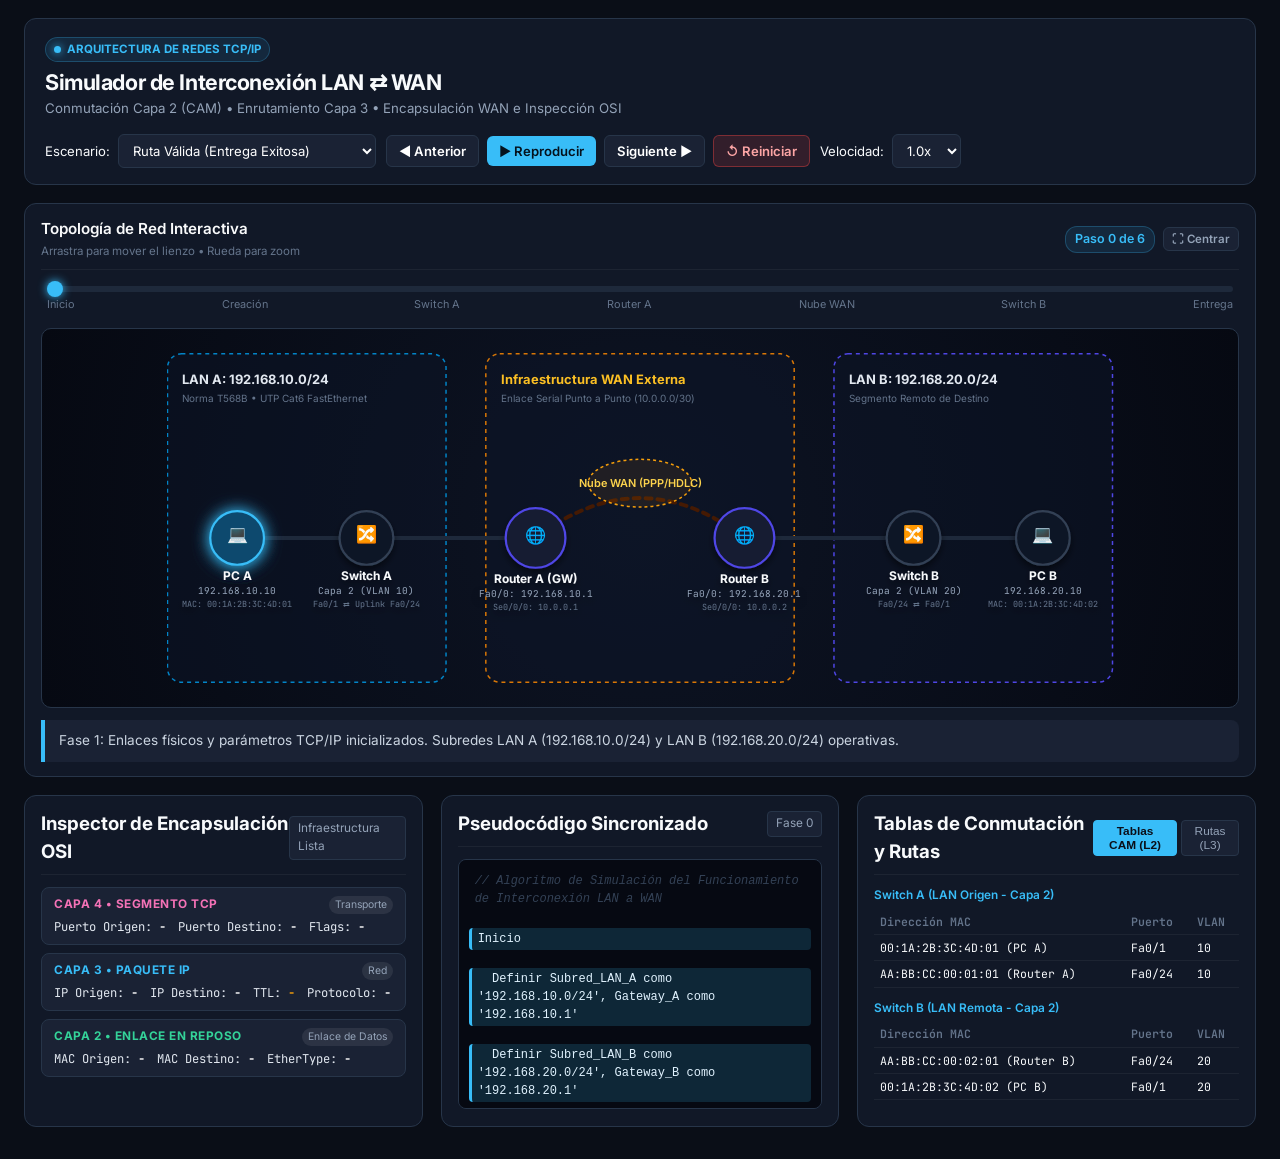
<file: index.html>
<!DOCTYPE html>
<html lang="es-MX">
<head>
  <meta charset="UTF-8">
  <meta name="viewport" content="width=device-width, initial-scale=1.0">
  <title>Simulador de Interconexión LAN a WAN</title>
  <link rel="stylesheet" href="style.css">
  <link rel="preconnect" href="https://fonts.googleapis.com">
  <link rel="preconnect" href="https://fonts.gstatic.com" crossorigin>
  <link href="https://fonts.googleapis.com/css2?family=JetBrains+Mono:wght@400;500;700&family=Inter:wght@400;500;600;700&display=swap" rel="stylesheet">
</head>
<body>

  <!-- Encabezado Principal -->
  <header class="app-header">
    <div class="header-titles">
      <div class="badge-status">
        <span class="pulse-indicator"></span> ARQUITECTURA DE REDES TCP/IP
      </div>
      <h1>Simulador de Interconexión LAN ⇄ WAN</h1>
      <p class="subtitle">Conmutación Capa 2 (CAM) • Enrutamiento Capa 3 • Encapsulación WAN e Inspección OSI</p>
    </div>

    <!-- Controles de Simulación -->
    <div class="control-panel">
      <div class="control-group">
        <label for="simulation-mode">Escenario:</label>
        <select id="simulation-mode" class="select-input">
          <option value="success">Ruta Válida (Entrega Exitosa)</option>
          <option value="fail">Falla de Enrutamiento (ICMP Drop)</option>
        </select>
      </div>

      <div class="control-group button-cluster">
        <button id="btn-prev" class="btn btn-secondary" title="Paso Anterior">◀ Anterior</button>
        <button id="btn-play" class="btn btn-primary" title="Reproducir/Pausar">▶ Reproducir</button>
        <button id="btn-next" class="btn btn-secondary" title="Paso Siguiente">Siguiente ▶</button>
        <button id="btn-reset" class="btn btn-danger" title="Reiniciar Simulación">↺ Reiniciar</button>
      </div>

      <div class="control-group speed-group">
        <label for="playback-speed">Velocidad:</label>
        <select id="playback-speed" class="select-input">
          <option value="3000">0.5x</option>
          <option value="2000" selected>1.0x</option>
          <option value="1000">2.0x</option>
        </select>
      </div>
    </div>
  </header>

  <!-- Contenedor Principal -->
  <main class="main-layout">
    
    <!-- Lienzo de Topología Interactivo -->
    <section class="card topology-card">
      <div class="card-header">
        <div class="header-with-hint">
          <h2>Topología de Red Interactiva</h2>
          <span class="cursor-hint">Arrastra para mover el lienzo • Rueda para zoom</span>
        </div>
        <div class="canvas-actions">
          <span class="step-badge" id="step-counter">Fase: 0 de 6</span>
          <button id="btn-reset-zoom" class="btn btn-xs" title="Restablecer Vista">⛶ Centrar</button>
        </div>
      </div>

      <!-- Barra de Progreso Deslizable (Scrubber) -->
      <div class="scrubber-container">
        <label for="timeline-scrubber" class="sr-only">Línea de tiempo</label>
        <input type="range" id="timeline-scrubber" min="0" max="6" value="0" step="1">
        <div class="scrubber-ticks">
          <span>Inicio</span>
          <span>Creación</span>
          <span>Switch A</span>
          <span>Router A</span>
          <span>Nube WAN</span>
          <span>Switch B</span>
          <span>Entrega</span>
        </div>
      </div>

      <!-- Viewport SVG con soporte Pan & Zoom -->
      <div class="svg-viewport-wrapper" id="viewport-container">
        <svg id="network-topology" viewBox="0 0 1000 380" preserveAspectRatio="xMidYMid meet">
          <defs>
            <filter id="glow-packet" x="-50%" y="-50%" width="200%" height="200%">
              <feDropShadow dx="0" dy="0" stdDeviation="5" flood-color="#38bdf8"/>
            </filter>
            <filter id="glow-error" x="-50%" y="-50%" width="200%" height="200%">
              <feDropShadow dx="0" dy="0" stdDeviation="5" flood-color="#ef4444"/>
            </filter>
            <filter id="node-shadow" x="-20%" y="-20%" width="140%" height="140%">
              <feDropShadow dx="0" dy="4" stdDeviation="4" flood-color="#000000" flood-opacity="0.5"/>
            </filter>
          </defs>

          <!-- Grupo Transformable para Pan y Zoom suave -->
          <g id="pan-zoom-stage">

            <!-- Subred LAN A -->
            <rect x="25" y="25" width="280" height="330" rx="14" class="zone-box zone-lan-a"/>
            <text x="40" y="55" class="zone-label">LAN A: 192.168.10.0/24</text>
            <text x="40" y="73" class="zone-sublabel">Norma T568B • UTP Cat6 FastEthernet</text>

            <!-- Zona WAN -->
            <rect x="345" y="25" width="310" height="330" rx="14" class="zone-box zone-wan"/>
            <text x="360" y="55" class="zone-label-wan">Infraestructura WAN Externa</text>
            <text x="360" y="73" class="zone-sublabel">Enlace Serial Punto a Punto (10.0.0.0/30)</text>

            <!-- Subred LAN B -->
            <rect x="695" y="25" width="280" height="330" rx="14" class="zone-box zone-lan-b"/>
            <text x="710" y="55" class="zone-label">LAN B: 192.168.20.0/24</text>
            <text x="710" y="73" class="zone-sublabel">Segmento Remoto de Destino</text>

            <!-- Cables Físicos / Trayectorias -->
            <path id="link-step-1" class="cable cable-lan" d="M 95 210 L 225 210" />
            <path id="link-step-2" class="cable cable-lan" d="M 225 210 L 395 210" />
            <path id="link-step-3" class="cable cable-wan" d="M 395 210 Q 500 130 605 210" />
            <path id="link-step-4" class="cable cable-lan" d="M 605 210 L 775 210" />
            <path id="link-step-5" class="cable cable-lan" d="M 775 210 L 905 210" />

            <!-- Nodos de Red -->
            <!-- Computadora A -->
            <g id="node-pcA" class="network-node active-node" transform="translate(95, 210)" filter="url(#node-shadow)">
              <circle r="27" class="node-bg" />
              <text y="-2" class="node-icon">💻</text>
              <text y="42" class="node-name">PC A</text>
              <text y="56" class="node-ip">192.168.10.10</text>
              <text y="69" class="node-mac">MAC: 00:1A:2B:3C:4D:01</text>
            </g>

            <!-- Switch A -->
            <g id="node-swA" class="network-node" transform="translate(225, 210)" filter="url(#node-shadow)">
              <circle r="27" class="node-bg" />
              <text y="-2" class="node-icon">🔀</text>
              <text y="42" class="node-name">Switch A</text>
              <text y="56" class="node-ip">Capa 2 (VLAN 10)</text>
              <text y="69" class="node-mac">Fa0/1 ⇄ Uplink Fa0/24</text>
            </g>

            <!-- Router A (Default Gateway) -->
            <g id="node-rtA" class="network-node" transform="translate(395, 210)" filter="url(#node-shadow)">
              <circle r="30" class="node-bg node-router" />
              <text y="-1" class="node-icon">🌐</text>
              <text y="45" class="node-name">Router A (GW)</text>
              <text y="59" class="node-ip">Fa0/0: 192.168.10.1</text>
              <text y="72" class="node-mac">Se0/0/0: 10.0.0.1</text>
            </g>

            <!-- Nube WAN Ilustrativa -->
            <g transform="translate(500, 155)">
              <ellipse rx="52" ry="24" class="wan-cloud-bg" />
              <text y="4" class="wan-cloud-text">Nube WAN (PPP/HDLC)</text>
            </g>

            <!-- Router B -->
            <g id="node-rtB" class="network-node" transform="translate(605, 210)" filter="url(#node-shadow)">
              <circle r="30" class="node-bg node-router" />
              <text y="-1" class="node-icon">🌐</text>
              <text y="45" class="node-name">Router B</text>
              <text y="59" class="node-ip">Fa0/0: 192.168.20.1</text>
              <text y="72" class="node-mac">Se0/0/0: 10.0.0.2</text>
            </g>

            <!-- Switch B -->
            <g id="node-swB" class="network-node" transform="translate(775, 210)" filter="url(#node-shadow)">
              <circle r="27" class="node-bg" />
              <text y="-2" class="node-icon">🔀</text>
              <text y="42" class="node-name">Switch B</text>
              <text y="56" class="node-ip">Capa 2 (VLAN 20)</text>
              <text y="69" class="node-mac">Fa0/24 ⇄ Fa0/1</text>
            </g>

            <!-- Computadora B -->
            <g id="node-pcB" class="network-node" transform="translate(905, 210)" filter="url(#node-shadow)">
              <circle r="27" class="node-bg" />
              <text y="-2" class="node-icon">💻</text>
              <text y="42" class="node-name">PC B</text>
              <text y="56" class="node-ip">192.168.20.10</text>
              <text y="69" class="node-mac">MAC: 00:1A:2B:3C:4D:02</text>
            </g>

            <!-- Paquete Dinámico Suave -->
            <g id="packet-marker" transform="translate(95, 210)">
              <circle r="13" class="packet-circle" filter="url(#glow-packet)"/>
              <text id="packet-icon" text-anchor="middle" dy="4" class="packet-text">📦</text>
            </g>

          </g>
        </svg>
      </div>

      <!-- Banner de Eventos Técnicos -->
      <div class="event-banner" id="event-description">
        Listo para iniciar simulación. Presiona "Reproducir" o mueve el deslizador superior.
      </div>
    </section>

    <!-- Sección de Análisis Técnico (Grid Inferior) -->
    <div class="bottom-grid">

      <!-- 1. Inspector de Encapsulación OSI -->
      <section class="card osi-card">
        <div class="card-header">
          <h3>Inspector de Encapsulación OSI</h3>
          <span class="info-pill" id="osi-status">Reposo</span>
        </div>
        <div class="osi-layers-stack">
          <!-- Capa 4 -->
          <div class="osi-layer layer-4">
            <div class="layer-header">
              <span class="layer-title">Capa 4 • Segmento TCP</span>
              <span class="layer-badge">Transporte</span>
            </div>
            <div class="layer-content">
              <span>Puerto Origen: <strong id="hdr-tcp-src">49152</strong></span>
              <span>Puerto Destino: <strong id="hdr-tcp-dst">80 (HTTP)</strong></span>
              <span>Flags: <strong id="hdr-tcp-flag">[SYN]</strong></span>
            </div>
          </div>
          <!-- Capa 3 -->
          <div class="osi-layer layer-3">
            <div class="layer-header">
              <span class="layer-title">Capa 3 • Paquete IP</span>
              <span class="layer-badge">Red</span>
            </div>
            <div class="layer-content">
              <span>IP Origen: <strong id="hdr-ip-src">192.168.10.10</strong></span>
              <span>IP Destino: <strong id="hdr-ip-dst">192.168.20.10</strong></span>
              <span>TTL: <strong id="hdr-ttl" class="highlight-val">64</strong></span>
              <span>Protocolo: <strong id="hdr-ip-proto">0x06 (TCP)</strong></span>
            </div>
          </div>
          <!-- Capa 2 -->
          <div class="osi-layer layer-2" id="layer-2-container">
            <div class="layer-header">
              <span class="layer-title" id="hdr-l2-proto">Capa 2 • Trama Ethernet II</span>
              <span class="layer-badge" id="hdr-l2-badge">Enlace de Datos</span>
            </div>
            <div class="layer-content" id="hdr-l2-details">
              <span>MAC Origen: <strong id="hdr-mac-src">00:1A:2B:3C:4D:01</strong></span>
              <span>MAC Destino: <strong id="hdr-mac-dst">AA:BB:CC:00:01:01</strong></span>
              <span>EtherType: <strong>0x0800 (IPv4)</strong></span>
            </div>
          </div>
        </div>
      </section>

      <!-- 2. Visor del Pseudocódigo Sincronizado -->
      <section class="card code-card">
        <div class="card-header">
          <h3>Pseudocódigo Sincronizado</h3>
          <span class="info-pill" id="phase-tag">Fase 0</span>
        </div>
        <div class="code-viewport" id="code-container">
          <pre><code id="pseudocode-display"></code></pre>
        </div>
      </section>

      <!-- 3. Tablas Operativas del Sistema -->
      <section class="card tables-card">
        <div class="card-header">
          <h3>Tablas de Conmutación y Rutas</h3>
          <div class="tab-buttons">
            <button class="tab-btn active" data-tab="tab-cam">Tablas CAM (L2)</button>
            <button class="tab-btn" data-tab="tab-routing">Rutas (L3)</button>
          </div>
        </div>

        <!-- Vista Tablas CAM -->
        <div class="tab-view active" id="tab-cam">
          <div class="table-subgroup">
            <div class="table-subtitle">Switch A (LAN Origen - Capa 2)</div>
            <table class="data-table">
              <thead><tr><th>Dirección MAC</th><th>Puerto</th><th>VLAN</th></tr></thead>
              <tbody>
                <tr id="cam-row-1"><td>00:1A:2B:3C:4D:01 (PC A)</td><td>Fa0/1</td><td>10</td></tr>
                <tr id="cam-row-2"><td>AA:BB:CC:00:01:01 (Router A)</td><td>Fa0/24</td><td>10</td></tr>
              </tbody>
            </table>
          </div>

          <div class="table-subgroup">
            <div class="table-subtitle">Switch B (LAN Remota - Capa 2)</div>
            <table class="data-table">
              <thead><tr><th>Dirección MAC</th><th>Puerto</th><th>VLAN</th></tr></thead>
              <tbody>
                <tr id="cam-row-3"><td>AA:BB:CC:00:02:01 (Router B)</td><td>Fa0/24</td><td>20</td></tr>
                <tr id="cam-row-4"><td>00:1A:2B:3C:4D:02 (PC B)</td><td>Fa0/1</td><td>20</td></tr>
              </tbody>
            </table>
          </div>
        </div>

        <!-- Vista Tablas de Enrutamiento -->
        <div class="tab-view" id="tab-routing">
          <div class="table-subgroup">
            <div class="table-subtitle">Router A (Tabla RIB Capa 3)</div>
            <table class="data-table">
              <thead><tr><th>Red Destino</th><th>Máscara</th><th>Próximo Salto / Int</th></tr></thead>
              <tbody>
                <tr id="rt-row-1"><td>192.168.10.0</td><td>/24</td><td>Directa (Fa0/0)</td></tr>
                <tr id="rt-row-2"><td>10.0.0.0</td><td>/30</td><td>Directa (Se0/0/0)</td></tr>
                <tr id="rt-row-3"><td>192.168.20.0</td><td>/24</td><td>10.0.0.2 (Se0/0/0)</td></tr>
              </tbody>
            </table>
          </div>

          <div class="table-subgroup">
            <div class="table-subtitle">Router B (Tabla RIB Capa 3)</div>
            <table class="data-table">
              <thead><tr><th>Red Destino</th><th>Máscara</th><th>Próximo Salto / Int</th></tr></thead>
              <tbody>
                <tr id="rt-row-4"><td>10.0.0.0</td><td>/30</td><td>Directa (Se0/0/0)</td></tr>
                <tr id="rt-row-5"><td>192.168.20.0</td><td>/24</td><td>Directa (Fa0/0)</td></tr>
              </tbody>
            </table>
          </div>
        </div>
      </section>

    </div>
  </main>

  <script src="script.js"></script>
</body>
</html>
</file>
<file: style.css>
/* ==========================================================
   Variables de Tema y Estilos Base
   ========================================================== */
:root {
  --bg-main: #0a0e17;
  --bg-card: #111827;
  --bg-card-secondary: #1a2234;
  --border-color: #273549;
  --border-focus: #38bdf8;
  
  --text-primary: #f8fafc;
  --text-secondary: #94a3b8;
  --text-muted: #64748b;
  
  --accent-cyan: #38bdf8;
  --accent-indigo: #6366f1;
  --accent-emerald: #10b981;
  --accent-amber: #f59e0b;
  --accent-rose: #ef4444;
  
  --font-sans: 'Inter', -apple-system, BlinkMacSystemFont, sans-serif;
  --font-mono: 'JetBrains Mono', Consolas, Monaco, monospace;
}

* {
  box-sizing: border-box;
  margin: 0;
  padding: 0;
}

body {
  font-family: var(--font-sans);
  background-color: var(--bg-main);
  color: var(--text-primary);
  min-height: 100vh;
  line-height: 1.5;
  padding: 18px 24px 32px 24px;
}

/* ==========================================================
   Header y Barra de Controles
   ========================================================== */
.app-header {
  display: flex;
  flex-wrap: wrap;
  justify-content: space-between;
  align-items: center;
  gap: 16px;
  background-color: var(--bg-card);
  border: 1px solid var(--border-color);
  padding: 16px 20px;
  border-radius: 12px;
  margin-bottom: 18px;
}

.header-titles h1 {
  font-size: 1.35rem;
  font-weight: 700;
  letter-spacing: -0.02em;
}

.subtitle {
  font-size: 0.83rem;
  color: var(--text-secondary);
}

.badge-status {
  display: inline-flex;
  align-items: center;
  gap: 6px;
  font-size: 0.72rem;
  font-weight: 700;
  color: var(--accent-cyan);
  background: rgba(56, 189, 248, 0.1);
  padding: 3px 8px;
  border-radius: 20px;
  margin-bottom: 4px;
  border: 1px solid rgba(56, 189, 248, 0.25);
}

.pulse-indicator {
  width: 7px;
  height: 7px;
  background-color: var(--accent-cyan);
  border-radius: 50%;
  box-shadow: 0 0 8px var(--accent-cyan);
}

.control-panel {
  display: flex;
  flex-wrap: wrap;
  align-items: center;
  gap: 10px;
}

.control-group {
  display: flex;
  align-items: center;
  gap: 8px;
  font-size: 0.82rem;
}

.select-input {
  background-color: var(--bg-card-secondary);
  color: #fff;
  border: 1px solid var(--border-color);
  padding: 7px 10px;
  border-radius: 6px;
  font-family: inherit;
  font-size: 0.82rem;
  cursor: pointer;
  outline: none;
  transition: border-color 0.2s;
}

.select-input:focus {
  border-color: var(--border-focus);
}

.btn {
  font-family: inherit;
  font-size: 0.82rem;
  font-weight: 600;
  padding: 7px 12px;
  border-radius: 6px;
  cursor: pointer;
  border: none;
  transition: all 0.2s ease;
  user-select: none;
}

.btn-primary {
  background-color: var(--accent-cyan);
  color: #04121e;
}
.btn-primary:hover {
  background-color: #7dd3fc;
}

.btn-secondary {
  background-color: var(--bg-card-secondary);
  color: #fff;
  border: 1px solid var(--border-color);
}
.btn-secondary:hover {
  background-color: #273549;
}

.btn-danger {
  background-color: rgba(239, 68, 68, 0.15);
  color: #fca5a5;
  border: 1px solid rgba(239, 68, 68, 0.4);
}
.btn-danger:hover {
  background-color: rgba(239, 68, 68, 0.28);
}

.btn-xs {
  font-size: 0.72rem;
  padding: 4px 8px;
  background: var(--bg-card-secondary);
  color: var(--text-secondary);
  border: 1px solid var(--border-color);
}
.btn-xs:hover {
  color: #fff;
  border-color: var(--accent-cyan);
}

/* ==========================================================
   Estructura Principal
   ========================================================== */
.main-layout {
  display: flex;
  flex-direction: column;
  gap: 18px;
}

.card {
  background-color: var(--bg-card);
  border: 1px solid var(--border-color);
  border-radius: 12px;
  padding: 14px 16px;
  display: flex;
  flex-direction: column;
}

.card-header {
  display: flex;
  justify-content: space-between;
  align-items: center;
  margin-bottom: 12px;
  padding-bottom: 8px;
  border-bottom: 1px solid rgba(255, 255, 255, 0.05);
}

.header-with-hint {
  display: flex;
  flex-direction: column;
  gap: 2px;
}

.header-with-hint h2 {
  font-size: 0.95rem;
  font-weight: 600;
  color: #f9fafb;
}

.cursor-hint {
  font-size: 0.72rem;
  color: var(--text-muted);
}

.canvas-actions {
  display: flex;
  align-items: center;
  gap: 8px;
}

.step-badge {
  background: rgba(56, 189, 248, 0.1);
  color: var(--accent-cyan);
  padding: 3px 9px;
  border-radius: 12px;
  font-size: 0.78rem;
  font-weight: 600;
  border: 1px solid rgba(56, 189, 248, 0.25);
}

.info-pill {
  font-size: 0.74rem;
  background: var(--bg-card-secondary);
  border: 1px solid var(--border-color);
  padding: 3px 8px;
  border-radius: 4px;
  color: var(--text-secondary);
}

/* ==========================================================
   Línea de Tiempo Deslizable (Scrubber)
   ========================================================== */
.scrubber-container {
  display: flex;
  flex-direction: column;
  gap: 4px;
  margin-bottom: 12px;
  padding: 4px 6px;
}

.sr-only {
  position: absolute;
  width: 1px;
  height: 1px;
  padding: 0;
  margin: -1px;
  overflow: hidden;
  clip: rect(0, 0, 0, 0);
  border: 0;
}

#timeline-scrubber {
  -webkit-appearance: none;
  width: 100%;
  height: 6px;
  background: #1e293b;
  border-radius: 4px;
  outline: none;
  cursor: pointer;
}

#timeline-scrubber::-webkit-slider-thumb {
  -webkit-appearance: none;
  width: 16px;
  height: 16px;
  border-radius: 50%;
  background: var(--accent-cyan);
  cursor: pointer;
  box-shadow: 0 0 10px var(--accent-cyan);
  transition: transform 0.1s;
}

#timeline-scrubber::-webkit-slider-thumb:hover {
  transform: scale(1.2);
}

.scrubber-ticks {
  display: flex;
  justify-content: space-between;
  font-size: 0.68rem;
  color: var(--text-muted);
}

/* ==========================================================
   Viewport SVG & Pan / Zoom Interactivo
   ========================================================== */
.svg-viewport-wrapper {
  position: relative;
  width: 100%;
  height: 380px;
  background: radial-gradient(circle at 50% 50%, #0d1424 0%, #060912 100%);
  border: 1px solid var(--border-color);
  border-radius: 10px;
  overflow: hidden;
  cursor: grab;
  user-select: none;
  touch-action: none;
}

.svg-viewport-wrapper.panning {
  cursor: grabbing !important;
}

#network-topology {
  width: 100%;
  height: 100%;
  display: block;
}

#pan-zoom-stage {
  will-change: transform;
  transform-origin: 0 0;
}

/* Zonas de Subred */
.zone-box {
  fill: rgba(15, 23, 42, 0.45);
  stroke-width: 1.5;
  stroke-dasharray: 4 4;
}

.zone-lan-a { stroke: #0284c7; }
.zone-lan-b { stroke: #4f46e5; }
.zone-wan { stroke: #d97706; }

.zone-label {
  font-family: var(--font-sans);
  font-size: 13px;
  font-weight: 700;
  fill: #e2e8f0;
}
.zone-label-wan {
  font-family: var(--font-sans);
  font-size: 13px;
  font-weight: 700;
  fill: #fbbf24;
}
.zone-sublabel {
  font-family: var(--font-sans);
  font-size: 10px;
  fill: #64748b;
}

/* Cables y Enlaces */
.cable {
  fill: none;
  stroke-width: 4;
  stroke-linecap: round;
  transition: stroke 0.3s ease, filter 0.3s ease;
}
.cable-lan { stroke: #1e293b; }
.cable-wan { stroke: #451a03; stroke-dasharray: 6 6; }

.cable.active-link {
  stroke: var(--accent-cyan) !important;
  stroke-dasharray: none;
  filter: drop-shadow(0 0 6px var(--accent-cyan));
}
.cable.active-wan-link {
  stroke: var(--accent-amber) !important;
  stroke-dasharray: 4 4;
  filter: drop-shadow(0 0 6px var(--accent-amber));
}

/* Nodos */
.network-node {
  cursor: pointer;
  transition: transform 0.25s ease;
}

.node-bg {
  fill: #111827;
  stroke: #334155;
  stroke-width: 2.2;
  transition: all 0.3s ease;
}
.node-router {
  fill: #161a33;
  stroke: #4f46e5;
}

.network-node.active-node .node-bg {
  stroke: var(--accent-cyan);
  fill: #0c4a6e;
  filter: drop-shadow(0 0 8px var(--accent-cyan));
}

.network-node.error-node .node-bg {
  stroke: var(--accent-rose);
  fill: #7f1d1d;
  filter: drop-shadow(0 0 10px var(--accent-rose));
}

.node-icon {
  font-size: 17px;
  text-anchor: middle;
  dominant-baseline: middle;
  user-select: none;
}
.node-name {
  font-size: 12px;
  font-weight: 700;
  fill: #f8fafc;
  text-anchor: middle;
}
.node-ip {
  font-size: 9.5px;
  font-family: var(--font-mono);
  fill: #94a3b8;
  text-anchor: middle;
}
.node-mac {
  font-size: 8.5px;
  font-family: var(--font-mono);
  fill: #64748b;
  text-anchor: middle;
}

.wan-cloud-bg {
  fill: rgba(245, 158, 11, 0.08);
  stroke: #f59e0b;
  stroke-width: 1.5;
  stroke-dasharray: 3 3;
}
.wan-cloud-text {
  font-size: 11px;
  font-weight: 600;
  fill: #fcd34d;
  text-anchor: middle;
}

/* Paquete Dinámico */
#packet-marker {
  pointer-events: none;
}

.packet-circle {
  fill: var(--accent-cyan);
  transition: fill 0.3s ease;
}
.packet-text {
  font-size: 11px;
  user-select: none;
}

.event-banner {
  margin-top: 12px;
  background-color: var(--bg-card-secondary);
  border-left: 4px solid var(--accent-cyan);
  padding: 10px 14px;
  border-radius: 0 8px 8px 0;
  font-size: 0.85rem;
  color: #cbd5e1;
  min-height: 42px;
}

/* ==========================================================
   Grid Inferior: OSI, Código y Tablas
   ========================================================== */
.bottom-grid {
  display: grid;
  grid-template-columns: repeat(auto-fit, minmax(320px, 1fr));
  gap: 18px;
}

/* Inspector OSI */
.osi-layers-stack {
  display: flex;
  flex-direction: column;
  gap: 8px;
}

.osi-layer {
  background: var(--bg-card-secondary);
  border: 1px solid var(--border-color);
  border-radius: 8px;
  padding: 8px 12px;
}

.layer-header {
  display: flex;
  justify-content: space-between;
  align-items: center;
  margin-bottom: 4px;
}

.layer-title {
  font-size: 0.74rem;
  font-weight: 700;
  text-transform: uppercase;
  letter-spacing: 0.5px;
}

.layer-badge {
  font-size: 0.65rem;
  padding: 1px 6px;
  border-radius: 10px;
  background: rgba(255, 255, 255, 0.08);
  color: var(--text-secondary);
}

.layer-4 .layer-title { color: #f472b6; }
.layer-3 .layer-title { color: #38bdf8; }
.layer-2 .layer-title { color: #34d399; }

.layer-content {
  font-family: var(--font-mono);
  font-size: 0.76rem;
  display: flex;
  flex-wrap: wrap;
  gap: 12px;
  color: #e2e8f0;
}

.layer-content strong { color: #fff; }
.highlight-val { color: var(--accent-amber) !important; font-weight: 700; }

/* Visor de Código */
.code-viewport {
  background: #060912;
  border-radius: 8px;
  border: 1px solid var(--border-color);
  padding: 10px;
  max-height: 250px;
  overflow-y: auto;
  font-family: var(--font-mono);
  font-size: 0.75rem;
  scroll-behavior: smooth;
}

.code-line {
  display: block;
  padding: 2px 6px;
  border-radius: 4px;
  color: #475569;
  white-space: pre-wrap;
  transition: all 0.2s ease;
}

.code-line.active {
  background: rgba(56, 189, 248, 0.16);
  color: #e0f2fe;
  border-left: 3px solid var(--accent-cyan);
  font-weight: 500;
}

.code-comment { color: #334155; font-style: italic; }

/* Tablas Operativas */
.tab-buttons {
  display: flex;
  gap: 4px;
}

.tab-btn {
  background: var(--bg-card-secondary);
  border: 1px solid var(--border-color);
  color: var(--text-secondary);
  font-size: 0.74rem;
  padding: 3px 8px;
  border-radius: 4px;
  cursor: pointer;
}

.tab-btn.active {
  background: var(--accent-cyan);
  color: #0b0f19;
  font-weight: 700;
  border-color: var(--accent-cyan);
}

.tab-view { display: none; }
.tab-view.active { display: block; }

.table-subgroup {
  margin-bottom: 12px;
}

.table-subtitle {
  font-size: 0.74rem;
  font-weight: 600;
  color: var(--accent-cyan);
  margin-bottom: 4px;
}

.data-table {
  width: 100%;
  border-collapse: collapse;
  font-family: var(--font-mono);
  font-size: 0.72rem;
  text-align: left;
}

.data-table th, .data-table td {
  padding: 4px 6px;
  border-bottom: 1px solid rgba(255, 255, 255, 0.05);
}

.data-table th {
  color: var(--text-muted);
  font-weight: 600;
}

.data-table tr.active-lookup {
  background: rgba(16, 185, 129, 0.22);
  color: #6ee7b7;
}

/* ==========================================================
   Adaptabilidad para Móviles
   ========================================================== */
@media (max-width: 860px) {
  body { padding: 12px; }
  .app-header { flex-direction: column; align-items: flex-start; }
  .control-panel { width: 100%; justify-content: flex-start; }
  .svg-viewport-wrapper { height: 320px; }
  .bottom-grid { grid-template-columns: 1fr; }
}
</file>
